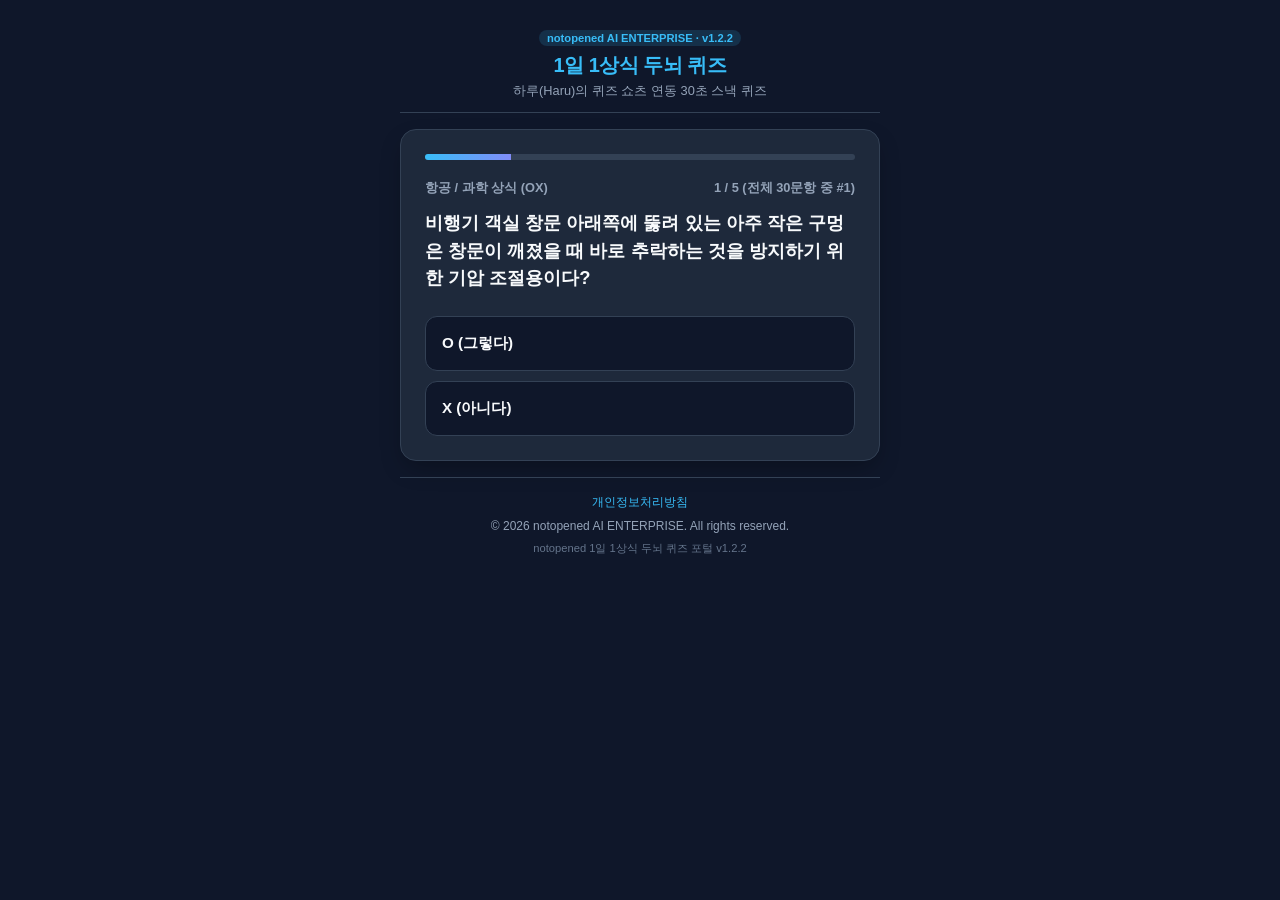
<file: index.html>
<!DOCTYPE html>
<html lang="ko">
<head>
  <meta charset="UTF-8">
  <meta name="viewport" content="width=device-width, initial-scale=1.0, maximum-scale=5.0, user-scalable=yes">
  <meta name="description" content="notopened AI ENTERPRISE 1일 1상식 30초 두뇌 퀴즈 포털 - 유튜브 숏폼 연동 스낵 콘텐츠">
  <meta name="keywords" content="상식퀴즈, 1일 1상식, 30초 두뇌퀴즈, 스낵퀴즈, notopened">
  <meta name="author" content="notopened AI ENTERPRISE (CBDO 카이 & 수석엔지니어 테오)">
  
  <!-- Open Graph / Facebook -->
  <meta property="og:type" content="website">
  <meta property="og:title" content="notopened 1일 1상식 두뇌 퀴즈 포털">
  <meta property="og:description" content="하루(Haru)의 쇼츠 연동 30초 상식 퀴즈! 내 상식 지수와 두뇌 등급을 측정해보세요.">
  <meta property="og:site_name" content="notopened AI ENTERPRISE">
  
  <!-- Twitter Card -->
  <meta name="twitter:card" content="summary_large_image">
  <meta name="twitter:title" content="notopened 1일 1상식 두뇌 퀴즈 포털">
  <meta name="twitter:description" content="과학, 역사, 지리 등 일상 속 흥미진진한 상식 5문항 퀴즈">

  <title>notopened 1일 1상식 두뇌 퀴즈 포털</title>
  <link rel="icon" href="data:image/svg+xml,<svg xmlns=%27http://www.w3.org/2000/svg%27 viewBox=%270 0 100 100%27><text y=%27.9em%27 font-size=%2790%27>🧠</text></svg>">
  <link rel="stylesheet" href="./assets/css/style.css">
  
  <!-- Schema.org Structured Data (Quiz/Educational Rich Snippets) -->
  <script type="application/ld+json">
  {
    "@context": "https://schema.org",
    "@type": "Quiz",
    "name": "notopened 1일 1상식 두뇌 퀴즈",
    "description": "과학, 역사, 지리 등 일상 속 흥미진진한 상식 5문항 퀴즈",
    "educationalLevel": "Beginner",
    "about": {
      "@type": "Thing",
      "name": "General Knowledge & Science"
    },
    "hasPart": [
      {
        "@type": "Question",
        "name": "비행기 창문 블리드 홀 기압 조절 원리",
        "text": "비행기 객실 창문 아래쪽에 뚫려 있는 아주 작은 구멍은 창문이 깨졌을 때 바로 추락하는 것을 방지하기 위한 기압 조절용이다?",
        "suggestedAnswer": [
          { "@type": "Answer", "text": "O (그렇다)", "position": 0 },
          { "@type": "Answer", "text": "X (아니다)", "position": 1 }
        ],
        "acceptedAnswer": { "@type": "Answer", "text": "O (그렇다)", "position": 0 }
      },
      {
        "@type": "Question",
        "name": "얼음과 물의 밀도 및 질량 비교",
        "text": "동일한 부피(1L)를 기준으로 비교했을 때, 얼음과 물 중 질량이 더 무거운 것은 무엇일까요?",
        "suggestedAnswer": [
          { "@type": "Answer", "text": "얼음", "position": 0 },
          { "@type": "Answer", "text": "물", "position": 1 },
          { "@type": "Answer", "text": "둘 다 똑같다", "position": 2 },
          { "@type": "Answer", "text": "온도에 따라 항상 바뀐다", "position": 3 }
        ],
        "acceptedAnswer": { "@type": "Answer", "text": "물", "position": 1 }
      },
      {
        "@type": "Question",
        "name": "조선왕조실록 사관의 사초 국왕 열람 불가 원칙",
        "text": "조선시대 왕들의 일거수일투족을 기록했던 사관들의 사초(史草)는 국왕이라도 절대 열람할 수 없었다?",
        "suggestedAnswer": [
          { "@type": "Answer", "text": "O (국왕도 볼 수 없었다)", "position": 0 },
          { "@type": "Answer", "text": "X (국왕은 언제든 열람 가능했다)", "position": 1 }
        ],
        "acceptedAnswer": { "@type": "Answer", "text": "O (국왕도 볼 수 없었다)", "position": 0 }
      },
      {
        "@type": "Question",
        "name": "모스 굳기계 표준 광물 경도 10",
        "text": "천연 물질 중 모스 굳기계(경도)에서 가장 단단한 표준 10에 해당하는 광물은 무엇일까요?",
        "suggestedAnswer": [
          { "@type": "Answer", "text": "석영(쿼츠)", "position": 0 },
          { "@type": "Answer", "text": "강옥(루비/사파이어)", "position": 1 },
          { "@type": "Answer", "text": "금강석(다이아몬드)", "position": 2 },
          { "@type": "Answer", "text": "황옥(토파즈)", "position": 3 }
        ],
        "acceptedAnswer": { "@type": "Answer", "text": "금강석(다이아몬드)", "position": 2 }
      },
      {
        "@type": "Question",
        "name": "지구상 최대 면적 사막",
        "text": "지구상에서 '가장 넓은 면적'을 차지하는 사막은 어디일까요?",
        "suggestedAnswer": [
          { "@type": "Answer", "text": "사하라 사막", "position": 0 },
          { "@type": "Answer", "text": "남극 사막", "position": 1 },
          { "@type": "Answer", "text": "아라비아 사막", "position": 2 },
          { "@type": "Answer", "text": "고비 사막", "position": 3 }
        ],
        "acceptedAnswer": { "@type": "Answer", "text": "남극 사막", "position": 1 }
      }
    ]
  }
  </script>
</head>
<body>

  <main class="container">
    <header role="banner">
      <div class="badge">notopened AI ENTERPRISE · v1.2.2</div>
      <h1>1일 1상식 두뇌 퀴즈</h1>
      <p>하루(Haru)의 퀴즈 쇼츠 연동 30초 스낵 퀴즈</p>
    </header>

    <!-- Top AdSense Placement Placeholder (Responsive 320x50 Banner Slot) -->
    <aside class="ad-slot" aria-label="광고 영역">
      <span>[Google AdSense Responsive Unit]</span>
      <p>320x50 모바일 상단 배너 규격 (내부 테스트용)</p>
    </aside>

    <!-- Quiz Interactive Card -->
    <section class="card" id="quizCard" aria-live="polite">
      <div class="progress-bar" role="progressbar" aria-label="퀴즈 진행률" aria-valuemin="0" aria-valuemax="100" aria-valuenow="20">
        <div class="progress-fill" id="progressFill"></div>
      </div>

      <div class="question-meta">
        <span id="categoryText">카테고리 로딩 중...</span>
        <span id="counterText">1 / 5</span>
      </div>

      <h2 class="question-text" id="questionText">
        질문 로딩 중...
      </h2>

      <div class="options-grid" id="optionsGrid" role="group" aria-label="선택지 목록">
        <!-- Option buttons dynamically generated by app.js -->
      </div>

      <div class="explanation-box" id="explanationBox" role="region" aria-label="정답 해설">
        <strong id="expResult"></strong>: <span id="expText"></span>
      </div>

      <button class="next-btn" id="nextBtn" type="button">다음 문제로</button>
    </section>

    <!-- Result Screen Card -->
    <section class="card result-screen" id="resultCard" aria-live="polite">
      <div class="score-circle">
        <div class="score-num" id="finalScore">0</div>
        <div class="score-total">/ 5 점</div>
      </div>

      <h2 class="rank-title" id="rankTitle">두뇌 등급 산출 중</h2>
      <p class="rank-desc" id="rankDesc">퀴즈 풀이 결과 분석 완료</p>

      <button class="share-btn" id="shareBtn" type="button">📋 결과 복사 / 공유하기</button>
      <button class="next-btn" id="nextSetBtn" style="display:block; margin-top:8px;" type="button">⚡ 다음 5문항 세트 도전 (총 30문항 DB)</button>
      <button class="next-btn" id="restartBtn" style="display:block; margin-top:8px;" type="button">🔄 현재 세트 다시 도전하기</button>

      <!-- Cross Promotion Section -->
      <nav class="cross-promo" aria-label="notopened 패밀리 게임 안내">
        <h3>🎮 notopened 패밀리 게임 라인업</h3>
        
        <div class="game-card">
          <div class="game-info">
            <h4>GAME #001: 네온 퀴즈 러시 (Neon Quiz Rush)</h4>
            <p>손끝의 순발력과 두뇌 회전이 만나는 1분 상식 서바이벌 아케이드</p>
          </div>
          <button class="game-link-btn" type="button" data-game="001">출시 예정</button>
        </div>

        <div class="game-card">
          <div class="game-info">
            <h4>GAME #002: 퀴즈 머신 (Quiz Machine)</h4>
            <p>물리 법칙을 이용해 구슬을 굴리고 숨겨진 게이트를 여는 두뇌 물리 퍼즐</p>
          </div>
          <button class="game-link-btn" type="button" data-game="002">출시 예정</button>
        </div>

        <div class="game-card">
          <div class="game-info">
            <h4>GAME #003: 낫 플로우 (Knot Flow)</h4>
            <p>얽힌 양자 매듭을 한붓그리기로 연결하는 두뇌 라인 퍼즐</p>
          </div>
          <button class="game-link-btn" type="button" data-game="003">출시 예정</button>
        </div>
      </nav>
    </section>

    <!-- Bottom AdSense Placement Placeholder (300x250 Content Rectangle Slot) -->
    <aside class="ad-slot" aria-label="광고 영역" style="margin-top: 8px;">
      <span>[Google AdSense Responsive Unit]</span>
      <p>300x250 콘텐츠 하단 사각 배너 규격 (내부 테스트용)</p>
    </aside>

    <!-- Footer with Policy Links -->
    <footer class="portal-footer">
      <div class="footer-links">
        <a href="./privacy.html" class="footer-link">개인정보처리방침</a>
      </div>
      <p>&copy; 2026 notopened AI ENTERPRISE. All rights reserved.</p>
      <p style="font-size: 0.7rem; color: #64748b;">notopened 1일 1상식 두뇌 퀴즈 포털 v1.2.2</p>
    </footer>
  </main>

  <div class="toast" id="toast" role="alert" aria-live="assertive">결과가 클립보드에 복사되었습니다!</div>

  <script type="module" src="./src/app.js"></script>
</body>
</html>
</file>
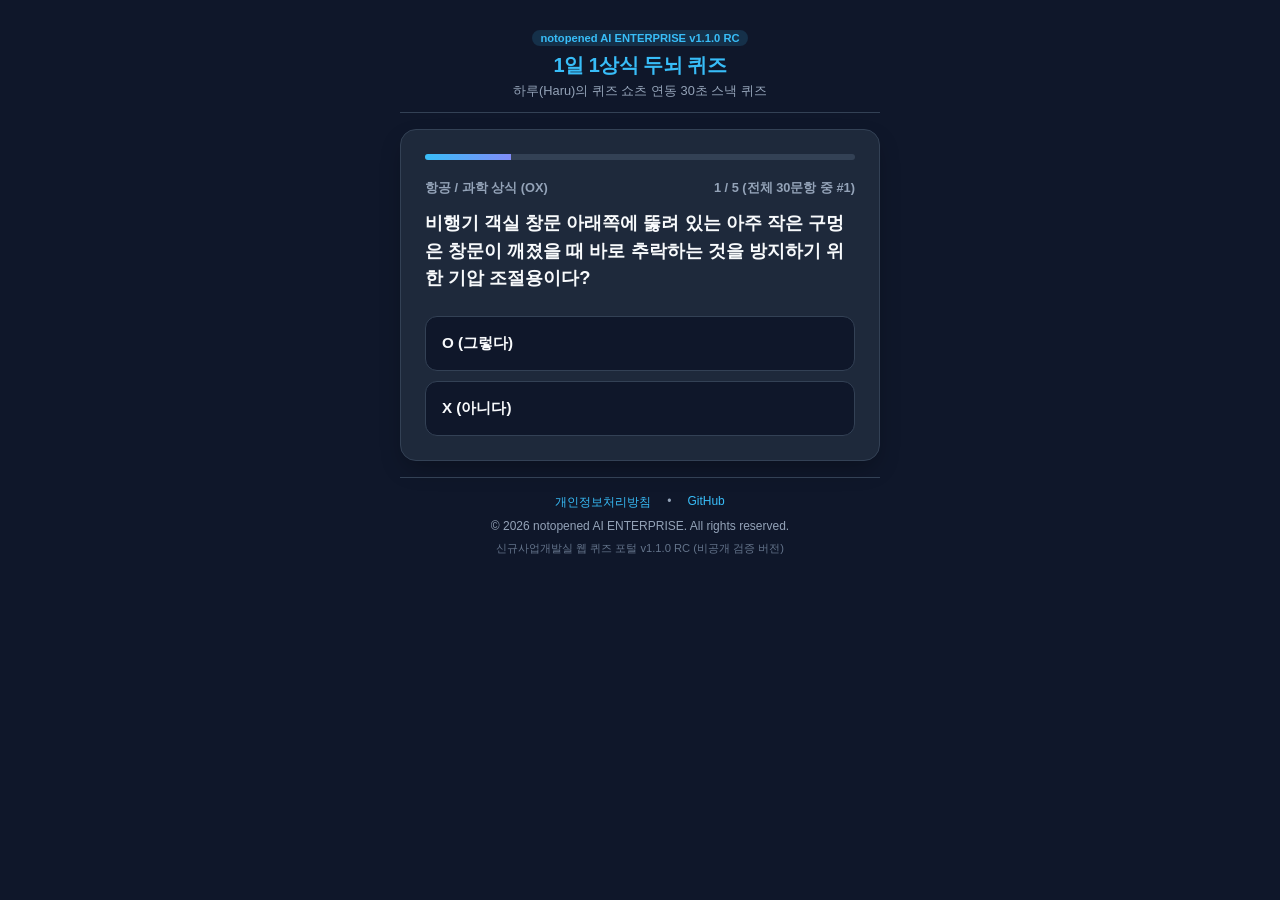
<file: quiz_portal/index.html>
<!DOCTYPE html>
<html lang="ko">
<head>
  <meta charset="UTF-8">
  <meta name="viewport" content="width=device-width, initial-scale=1.0, maximum-scale=5.0, user-scalable=yes">
  <meta name="description" content="notopened AI ENTERPRISE 1일 1상식 30초 두뇌 퀴즈 포털 - 유튜브 숏폼 연동 스낵 콘텐츠">
  <meta name="keywords" content="상식퀴즈, 1일 1상식, 30초 두뇌퀴즈, 스낵퀴즈, notopened">
  <meta name="author" content="notopened AI ENTERPRISE (CBDO 카이 & 수석엔지니어 테오)">
  
  <!-- Open Graph / Facebook -->
  <meta property="og:type" content="website">
  <meta property="og:title" content="notopened 1일 1상식 두뇌 퀴즈 포털 (v1.1.0 RC)">
  <meta property="og:description" content="하루(Haru)의 쇼츠 연동 30초 상식 퀴즈! 내 상식 지수와 두뇌 등급을 측정해보세요.">
  <meta property="og:site_name" content="notopened AI ENTERPRISE">
  
  <!-- Twitter Card -->
  <meta name="twitter:card" content="summary_large_image">
  <meta name="twitter:title" content="notopened 1일 1상식 두뇌 퀴즈 포털">
  <meta name="twitter:description" content="과학, 역사, 지리 등 일상 속 흥미진진한 상식 5문항 퀴즈">

  <title>notopened 상식 두뇌 퀴즈 포털 (v1.1.0 RC)</title>
  <link rel="icon" href="data:image/svg+xml,<svg xmlns=%27http://www.w3.org/2000/svg%27 viewBox=%270 0 100 100%27><text y=%27.9em%27 font-size=%2790%27>🧠</text></svg>">
  <link rel="stylesheet" href="./assets/css/style.css">
  
  <!-- Schema.org Structured Data (Quiz/Educational Rich Snippets) -->
  <script type="application/ld+json">
  {
    "@context": "https://schema.org",
    "@type": "Quiz",
    "name": "notopened 1일 1상식 두뇌 퀴즈",
    "description": "과학, 역사, 지리 등 일상 속 흥미진진한 상식 5문항 퀴즈",
    "educationalLevel": "Beginner",
    "about": {
      "@type": "Thing",
      "name": "General Knowledge & Science"
    },
    "hasPart": [
      {
        "@type": "Question",
        "name": "비행기 창문 블리드 홀 기압 조절 원리",
        "text": "비행기 객실 창문 아래쪽에 뚫려 있는 아주 작은 구멍은 창문이 깨졌을 때 바로 추락하는 것을 방지하기 위한 기압 조절용이다?",
        "suggestedAnswer": [
          { "@type": "Answer", "text": "O (그렇다)", "position": 0 },
          { "@type": "Answer", "text": "X (아니다)", "position": 1 }
        ],
        "acceptedAnswer": { "@type": "Answer", "text": "O (그렇다)", "position": 0 }
      },
      {
        "@type": "Question",
        "name": "얼음과 물의 밀도 및 질량 비교",
        "text": "동일한 부피(1L)를 기준으로 비교했을 때, 얼음과 물 중 질량이 더 무거운 것은 무엇일까요?",
        "suggestedAnswer": [
          { "@type": "Answer", "text": "얼음", "position": 0 },
          { "@type": "Answer", "text": "물", "position": 1 },
          { "@type": "Answer", "text": "둘 다 똑같다", "position": 2 },
          { "@type": "Answer", "text": "온도에 따라 항상 바뀐다", "position": 3 }
        ],
        "acceptedAnswer": { "@type": "Answer", "text": "물", "position": 1 }
      },
      {
        "@type": "Question",
        "name": "조선왕조실록 사관의 사초 국왕 열람 불가 원칙",
        "text": "조선시대 왕들의 일거수일투족을 기록했던 사관들의 사초(史草)는 국왕이라도 절대 열람할 수 없었다?",
        "suggestedAnswer": [
          { "@type": "Answer", "text": "O (국왕도 볼 수 없었다)", "position": 0 },
          { "@type": "Answer", "text": "X (국왕은 언제든 열람 가능했다)", "position": 1 }
        ],
        "acceptedAnswer": { "@type": "Answer", "text": "O (국왕도 볼 수 없었다)", "position": 0 }
      },
      {
        "@type": "Question",
        "name": "모스 굳기계 표준 광물 경도 10",
        "text": "천연 물질 중 모스 굳기계(경도)에서 가장 단단한 표준 10에 해당하는 광물은 무엇일까요?",
        "suggestedAnswer": [
          { "@type": "Answer", "text": "석영(쿼츠)", "position": 0 },
          { "@type": "Answer", "text": "강옥(루비/사파이어)", "position": 1 },
          { "@type": "Answer", "text": "금강석(다이아몬드)", "position": 2 },
          { "@type": "Answer", "text": "황옥(토파즈)", "position": 3 }
        ],
        "acceptedAnswer": { "@type": "Answer", "text": "금강석(다이아몬드)", "position": 2 }
      },
      {
        "@type": "Question",
        "name": "지구상 최대 면적 사막",
        "text": "지구상에서 '가장 넓은 면적'을 차지하는 사막은 어디일까요?",
        "suggestedAnswer": [
          { "@type": "Answer", "text": "사하라 사막", "position": 0 },
          { "@type": "Answer", "text": "남극 사막", "position": 1 },
          { "@type": "Answer", "text": "아라비아 사막", "position": 2 },
          { "@type": "Answer", "text": "고비 사막", "position": 3 }
        ],
        "acceptedAnswer": { "@type": "Answer", "text": "남극 사막", "position": 1 }
      }
    ]
  }
  </script>
</head>
<body>

  <main class="container">
    <header role="banner">
      <div class="badge">notopened AI ENTERPRISE v1.1.0 RC</div>
      <h1>1일 1상식 두뇌 퀴즈</h1>
      <p>하루(Haru)의 퀴즈 쇼츠 연동 30초 스낵 퀴즈</p>
    </header>

    <!-- Top AdSense Placement Placeholder (Responsive 320x50 Banner Slot) -->
    <aside class="ad-slot" aria-label="광고 영역">
      <span>[Google AdSense Responsive Unit]</span>
      <p>320x50 모바일 상단 배너 규격 (내부 테스트용)</p>
    </aside>

    <!-- Quiz Interactive Card -->
    <section class="card" id="quizCard" aria-live="polite">
      <div class="progress-bar" role="progressbar" aria-label="퀴즈 진행률" aria-valuemin="0" aria-valuemax="100" aria-valuenow="20">
        <div class="progress-fill" id="progressFill"></div>
      </div>

      <div class="question-meta">
        <span id="categoryText">카테고리 로딩 중...</span>
        <span id="counterText">1 / 5</span>
      </div>

      <h2 class="question-text" id="questionText">
        질문 로딩 중...
      </h2>

      <div class="options-grid" id="optionsGrid" role="group" aria-label="선택지 목록">
        <!-- Option buttons dynamically generated by app.js -->
      </div>

      <div class="explanation-box" id="explanationBox" role="region" aria-label="정답 해설">
        <strong id="expResult"></strong>: <span id="expText"></span>
      </div>

      <button class="next-btn" id="nextBtn" type="button">다음 문제로</button>
    </section>

    <!-- Result Screen Card -->
    <section class="card result-screen" id="resultCard" aria-live="polite">
      <div class="score-circle">
        <div class="score-num" id="finalScore">0</div>
        <div class="score-total">/ 5 점</div>
      </div>

      <h2 class="rank-title" id="rankTitle">두뇌 등급 산출 중</h2>
      <p class="rank-desc" id="rankDesc">퀴즈 풀이 결과 분석 완료</p>

      <button class="share-btn" id="shareBtn" type="button">📋 결과 복사 / 공유하기</button>
      <button class="next-btn" id="nextSetBtn" style="display:block; margin-top:8px;" type="button">⚡ 다음 5문항 세트 도전 (총 30문항 DB)</button>
      <button class="next-btn" id="restartBtn" style="display:block; margin-top:8px;" type="button">🔄 현재 세트 다시 도전하기</button>

      <!-- Cross Promotion Section -->
      <nav class="cross-promo" aria-label="notopened 패밀리 게임 링크">
        <h3>🎮 notopened 패밀리 게임 바로가기</h3>
        
        <div class="game-card">
          <div class="game-info">
            <h4>GAME #001: 레트로 아케이드</h4>
            <p>손끝 순발력과 두뇌 회전이 만나는 1분 상식 서바이벌 (개발: 린샤오)</p>
          </div>
          <button class="game-link-btn" type="button" data-game="001">체험하기</button>
        </div>

        <div class="game-card">
          <div class="game-info">
            <h4>GAME #002: Word Match</h4>
            <p>기어와 중력 장치를 조작해 정답 게이트를 여는 두뇌 물리 퍼즐 Quiz Machine (개발: 노아)</p>
          </div>
          <button class="game-link-btn" type="button" data-game="002">체험하기</button>
        </div>

        <div class="game-card">
          <div class="game-info">
            <h4>GAME #003: Knot Flow</h4>
            <p>얽힌 양자 매듭을 푸는 두뇌 힐링 라인 퍼즐 Knot Flow (개발: 루카)</p>
          </div>
          <button class="game-link-btn" type="button" data-game="003">체험하기</button>
        </div>
      </nav>
    </section>

    <!-- Bottom AdSense Placement Placeholder (300x250 Content Rectangle Slot) -->
    <aside class="ad-slot" aria-label="광고 영역" style="margin-top: 8px;">
      <span>[Google AdSense Responsive Unit]</span>
      <p>300x250 콘텐츠 하단 사각 배너 규격 (내부 테스트용)</p>
    </aside>

    <!-- Footer with Policy Links and Governance info -->
    <footer class="portal-footer">
      <div class="footer-links">
        <a href="./privacy.html" class="footer-link">개인정보처리방침</a>
        <span>&bull;</span>
        <a href="https://github.com" target="_blank" rel="noopener noreferrer" class="footer-link">GitHub</a>
      </div>
      <p>&copy; 2026 notopened AI ENTERPRISE. All rights reserved.</p>
      <p style="font-size: 0.7rem; color: #64748b;">신규사업개발실 웹 퀴즈 포털 v1.1.0 RC (비공개 검증 버전)</p>
    </footer>
  </main>

  <div class="toast" id="toast" role="alert" aria-live="assertive">결과가 클립보드에 복사되었습니다!</div>

  <script type="module" src="./src/app.js"></script>
</body>
</html>
</file>
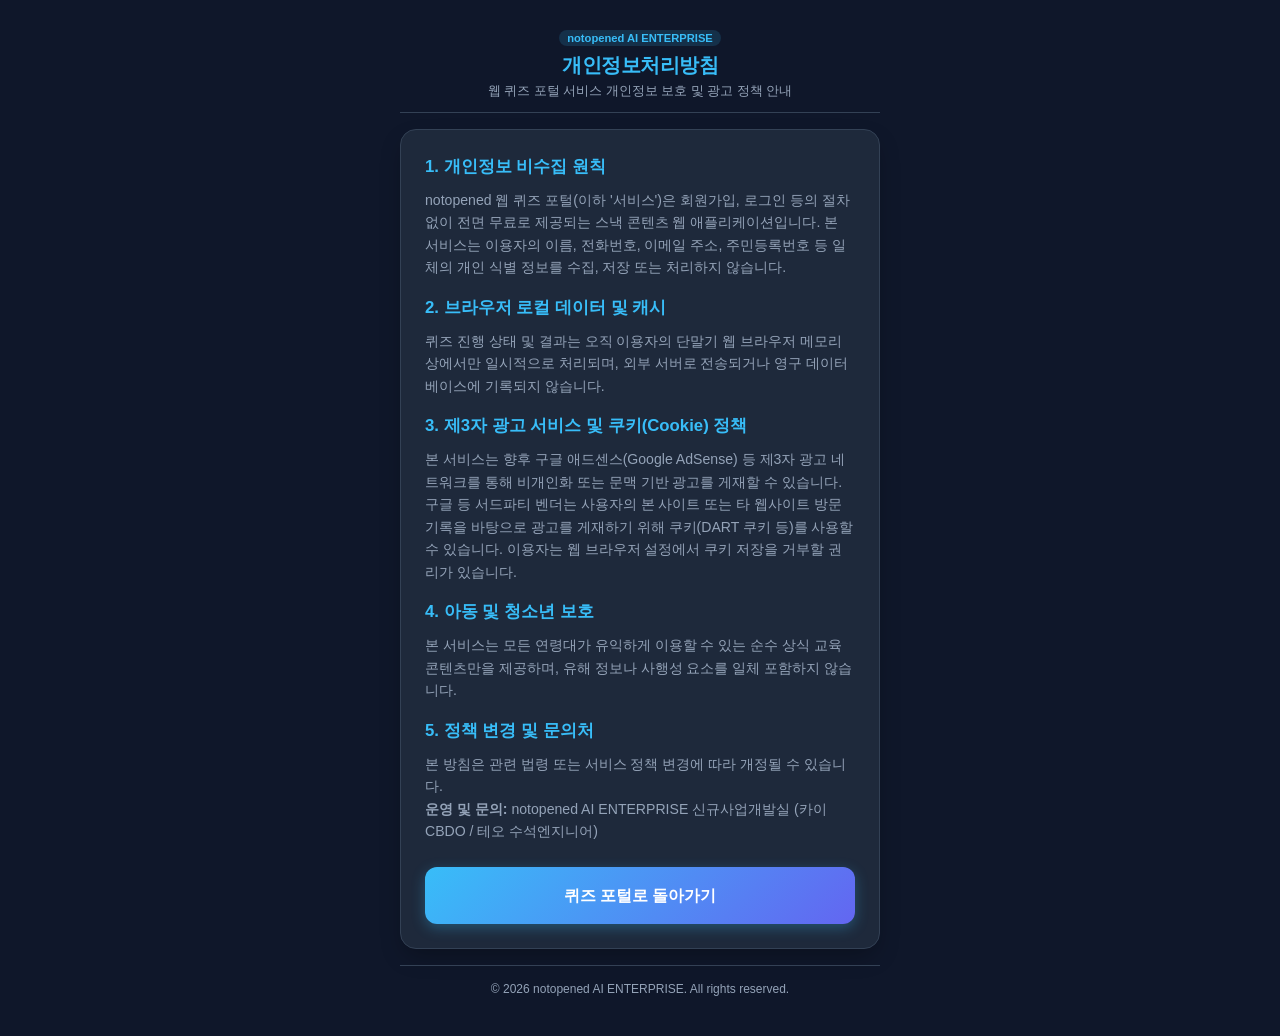
<file: privacy.html>
<!DOCTYPE html>
<html lang="ko">
<head>
  <meta charset="UTF-8">
  <meta name="viewport" content="width=device-width, initial-scale=1.0, maximum-scale=5.0, user-scalable=yes">
  <title>개인정보처리방침 - notopened 1일 1상식 퀴즈 포털</title>
  <link rel="icon" href="data:image/svg+xml,<svg xmlns=%27http://www.w3.org/2000/svg%27 viewBox=%270 0 100 100%27><text y=%27.9em%27 font-size=%2790%27>🧠</text></svg>">
  <link rel="stylesheet" href="./assets/css/style.css">
</head>
<body>
  <main class="container">
    <header role="banner">
      <div class="badge">notopened AI ENTERPRISE</div>
      <h1>개인정보처리방침</h1>
      <p>웹 퀴즈 포털 서비스 개인정보 보호 및 광고 정책 안내</p>
    </header>

    <section class="card" style="line-height: 1.6; font-size: 0.88rem; color: #e2e8f0;">
      <h2 style="font-size: 1.05rem; color: var(--accent); margin-bottom: 8px;">1. 개인정보 비수집 원칙</h2>
      <p style="margin-bottom: 16px; color: var(--text-muted);">
        notopened 웹 퀴즈 포털(이하 '서비스')은 회원가입, 로그인 등의 절차 없이 전면 무료로 제공되는 스낵 콘텐츠 웹 애플리케이션입니다. 본 서비스는 이용자의 이름, 전화번호, 이메일 주소, 주민등록번호 등 일체의 개인 식별 정보를 수집, 저장 또는 처리하지 않습니다.
      </p>

      <h2 style="font-size: 1.05rem; color: var(--accent); margin-bottom: 8px;">2. 브라우저 로컬 데이터 및 캐시</h2>
      <p style="margin-bottom: 16px; color: var(--text-muted);">
        퀴즈 진행 상태 및 결과는 오직 이용자의 단말기 웹 브라우저 메모리 상에서만 일시적으로 처리되며, 외부 서버로 전송되거나 영구 데이터베이스에 기록되지 않습니다.
      </p>

      <h2 style="font-size: 1.05rem; color: var(--accent); margin-bottom: 8px;">3. 제3자 광고 서비스 및 쿠키(Cookie) 정책</h2>
      <p style="margin-bottom: 16px; color: var(--text-muted);">
        본 서비스는 향후 구글 애드센스(Google AdSense) 등 제3자 광고 네트워크를 통해 비개인화 또는 문맥 기반 광고를 게재할 수 있습니다. 구글 등 서드파티 벤더는 사용자의 본 사이트 또는 타 웹사이트 방문 기록을 바탕으로 광고를 게재하기 위해 쿠키(DART 쿠키 등)를 사용할 수 있습니다. 이용자는 웹 브라우저 설정에서 쿠키 저장을 거부할 권리가 있습니다.
      </p>

      <h2 style="font-size: 1.05rem; color: var(--accent); margin-bottom: 8px;">4. 아동 및 청소년 보호</h2>
      <p style="margin-bottom: 16px; color: var(--text-muted);">
        본 서비스는 모든 연령대가 유익하게 이용할 수 있는 순수 상식 교육 콘텐츠만을 제공하며, 유해 정보나 사행성 요소를 일체 포함하지 않습니다.
      </p>

      <h2 style="font-size: 1.05rem; color: var(--accent); margin-bottom: 8px;">5. 정책 변경 및 문의처</h2>
      <p style="margin-bottom: 24px; color: var(--text-muted);">
        본 방침은 관련 법령 또는 서비스 정책 변경에 따라 개정될 수 있습니다.<br>
        <strong>운영 및 문의:</strong> notopened AI ENTERPRISE 신규사업개발실 (카이 CBDO / 테오 수석엔지니어)
      </p>

      <a href="./index.html" class="next-btn" style="display:block; text-align:center; text-decoration:none;">퀴즈 포털로 돌아가기</a>
    </section>

    <footer class="portal-footer">
      <p>&copy; 2026 notopened AI ENTERPRISE. All rights reserved.</p>
    </footer>
  </main>
</body>
</html>
</file>
<file: assets/css/style.css>
:root {
  --bg-color: #0f172a;
  --card-bg: #1e293b;
  --accent: #38bdf8;
  --accent-hover: #0284c7;
  --text-main: #f8fafc;
  --text-muted: #94a3b8;
  --correct: #22c55e;
  --wrong: #ef4444;
  --border: #334155;
  --touch-highlight: rgba(56, 189, 248, 0.25);
  --focus-ring: #38bdf8;
}

* {
  box-sizing: border-box;
  margin: 0;
  padding: 0;
  font-family: -apple-system, BlinkMacSystemFont, "Segoe UI", Roboto, Helvetica, Arial, sans-serif;
  -webkit-tap-highlight-color: transparent;
}

body {
  background-color: var(--bg-color);
  color: var(--text-main);
  display: flex;
  flex-direction: column;
  align-items: center;
  min-height: 100vh;
  padding: 16px;
  touch-action: manipulation;
}

/* Small screen optimization (e.g. Galaxy Fold cover screen 320px) */
@media (max-width: 340px) {
  body {
    padding: 10px 8px;
  }
  .card {
    padding: 16px 14px !important;
  }
  header h1 {
    font-size: 1.15rem !important;
  }
}

.container {
  width: 100%;
  max-width: 480px;
  display: flex;
  flex-direction: column;
  gap: 16px;
}

header {
  text-align: center;
  padding: 12px 0;
  border-bottom: 1px solid var(--border);
}

header h1 {
  font-size: 1.25rem;
  font-weight: 700;
  color: var(--accent);
  letter-spacing: -0.5px;
}

header p {
  font-size: 0.8rem;
  color: var(--text-muted);
  margin-top: 4px;
}

.badge {
  display: inline-block;
  padding: 2px 8px;
  border-radius: 9999px;
  font-size: 0.7rem;
  font-weight: 600;
  background-color: rgba(56, 189, 248, 0.15);
  color: var(--accent);
  margin-bottom: 6px;
}

/* Ad Banner Slot (Policy Mockup - Minimum 20px margin from clickable buttons) */
/* Ad Banner Slot (Clean UI Configuration - Hidden until official Google AdSense domain approval) */
.ad-slot {
  display: none !important;
  background-color: #0b1120;
  border: 1px dashed #475569;
  border-radius: 8px;
  min-height: 54px;
  height: auto;
  padding: 8px 12px;
  display: flex;
  flex-direction: column;
  align-items: center;
  justify-content: center;
  color: #64748b;
  font-size: 0.75rem;
  margin: 8px 0;
  text-align: center;
}

.ad-slot span {
  font-weight: 600;
  color: #94a3b8;
}

/* Card */
.card {
  background-color: var(--card-bg);
  border: 1px solid var(--border);
  border-radius: 16px;
  padding: 24px;
  box-shadow: 0 10px 25px -5px rgba(0, 0, 0, 0.3);
}

/* Progress */
.progress-bar {
  height: 6px;
  background-color: var(--border);
  border-radius: 3px;
  overflow: hidden;
  margin-bottom: 20px;
}

.progress-fill {
  height: 100%;
  background: linear-gradient(90deg, #38bdf8, #818cf8);
  width: 20%;
  transition: width 0.3s ease;
}

.question-meta {
  display: flex;
  justify-content: space-between;
  font-size: 0.8rem;
  color: var(--text-muted);
  margin-bottom: 12px;
  font-weight: 600;
}

.question-text {
  font-size: 1.15rem;
  font-weight: 700;
  line-height: 1.5;
  margin-bottom: 24px;
  min-height: 56px;
}

/* Options */
.options-grid {
  display: flex;
  flex-direction: column;
  gap: 10px;
}

.option-btn {
  background-color: #0f172a;
  border: 1.5px solid var(--border);
  border-radius: 12px;
  padding: 16px;
  color: var(--text-main);
  font-size: 0.95rem;
  font-weight: 600;
  text-align: left;
  cursor: pointer;
  transition: all 0.15s ease;
  display: flex;
  align-items: center;
  justify-content: space-between;
  min-height: 52px; /* Touch target minimum height */
  user-select: none;
}

/* Hover and Active / Touch Feedback */
.option-btn:hover:not(:disabled) {
  border-color: var(--accent);
  background-color: #1e293b;
}

.option-btn:active:not(:disabled),
.option-btn.touch-active:not(:disabled) {
  background-color: var(--touch-highlight) !important;
  border-color: var(--accent) !important;
  transform: scale(0.98);
}

/* Accessible Focus States */
.option-btn:focus-visible,
.next-btn:focus-visible,
.share-btn:focus-visible,
.game-link-btn:focus-visible,
.footer-link:focus-visible {
  outline: 2px solid var(--focus-ring);
  outline-offset: 2px;
}

.option-btn.correct {
  background-color: rgba(34, 197, 94, 0.2);
  border-color: var(--correct);
  color: #4ade80;
}

.option-btn.wrong {
  background-color: rgba(239, 68, 68, 0.2);
  border-color: var(--wrong);
  color: #f87171;
}

/* Explanation Box */
.explanation-box {
  margin-top: 16px;
  padding: 14px;
  background-color: #0f172a;
  border-left: 3px solid var(--accent);
  border-radius: 6px;
  font-size: 0.85rem;
  line-height: 1.5;
  display: none;
}

.explanation-box.show {
  display: block;
  animation: fadeIn 0.3s ease;
}

/* Next Button */
.next-btn {
  width: 100%;
  margin-top: 20px;
  padding: 16px;
  background: linear-gradient(135deg, var(--accent), #6366f1);
  color: #ffffff;
  border: none;
  border-radius: 12px;
  font-size: 1rem;
  font-weight: 700;
  cursor: pointer;
  display: none;
  box-shadow: 0 4px 14px rgba(56, 189, 248, 0.3);
  min-height: 52px;
  transition: all 0.15s ease;
}

.next-btn:active,
.next-btn.touch-active {
  transform: scale(0.98);
  filter: brightness(1.1);
}

.next-btn.show {
  display: block;
}

/* Result Screen */
.result-screen {
  display: none;
  text-align: center;
}

.result-screen.show {
  display: block;
  animation: fadeIn 0.4s ease;
}

.score-circle {
  width: 110px;
  height: 110px;
  border-radius: 55px;
  background: linear-gradient(135deg, rgba(56, 189, 248, 0.2), rgba(99, 102, 241, 0.2));
  border: 3px solid var(--accent);
  display: flex;
  flex-direction: column;
  align-items: center;
  justify-content: center;
  margin: 0 auto 20px;
}

.score-num {
  font-size: 2.2rem;
  font-weight: 800;
  color: var(--accent);
}

.score-total {
  font-size: 0.85rem;
  color: var(--text-muted);
}

.rank-title {
  font-size: 1.3rem;
  font-weight: 700;
  margin-bottom: 8px;
}

.rank-desc {
  font-size: 0.85rem;
  color: var(--text-muted);
  margin-bottom: 24px;
  line-height: 1.4;
}

.share-btn {
  width: 100%;
  padding: 14px;
  background-color: #334155;
  color: #fff;
  border: 1px solid var(--border);
  border-radius: 10px;
  font-size: 0.95rem;
  font-weight: 600;
  cursor: pointer;
  margin-bottom: 12px;
  min-height: 48px;
  transition: all 0.15s ease;
}

.share-btn:hover {
  background-color: #3e4f68;
}

.share-btn:active,
.share-btn.touch-active {
  background-color: #475569;
  transform: scale(0.98);
}

/* Cross Promo Section */
.cross-promo {
  margin-top: 24px;
  padding-top: 20px;
  border-top: 1px solid var(--border);
  text-align: left;
}

.cross-promo h3 {
  font-size: 0.95rem;
  font-weight: 700;
  color: #e2e8f0;
  margin-bottom: 12px;
  display: flex;
  align-items: center;
  gap: 6px;
}

.game-card {
  display: flex;
  align-items: center;
  justify-content: space-between;
  background-color: #0f172a;
  border: 1px solid var(--border);
  border-radius: 10px;
  padding: 12px;
  margin-bottom: 8px;
  gap: 8px;
}

.game-info h4 {
  font-size: 0.88rem;
  color: #f1f5f9;
}

.game-info p {
  font-size: 0.72rem;
  color: var(--text-muted);
  margin-top: 2px;
}

.game-link-btn {
  font-size: 0.75rem;
  font-weight: 600;
  padding: 8px 14px;
  background-color: rgba(56, 189, 248, 0.15);
  color: var(--accent);
  border: 1px solid var(--accent);
  border-radius: 6px;
  cursor: pointer;
  min-height: 38px;
  white-space: nowrap;
  transition: all 0.15s ease;
}

.game-link-btn:hover {
  background-color: rgba(56, 189, 248, 0.25);
}

.game-link-btn:active,
.game-link-btn.touch-active {
  transform: scale(0.96);
  background-color: var(--accent);
  color: #0f172a;
}

/* Portal Footer */
.portal-footer {
  text-align: center;
  padding: 16px 0 24px;
  border-top: 1px solid var(--border);
  font-size: 0.75rem;
  color: var(--text-muted);
  display: flex;
  flex-direction: column;
  gap: 8px;
}

.footer-links {
  display: flex;
  justify-content: center;
  gap: 16px;
}

.footer-link {
  color: var(--accent);
  text-decoration: none;
  transition: color 0.15s ease;
}

.footer-link:hover {
  text-decoration: underline;
  color: #7dd3fc;
}

.toast {
  position: fixed;
  bottom: 24px;
  left: 50%;
  transform: translateX(-50%);
  background-color: #1e293b;
  border: 1px solid var(--accent);
  color: #fff;
  padding: 10px 18px;
  border-radius: 20px;
  font-size: 0.8rem;
  box-shadow: 0 4px 14px rgba(0,0,0,0.6);
  opacity: 0;
  transition: opacity 0.3s ease;
  pointer-events: none;
  z-index: 999;
  max-width: 90%;
  text-align: center;
}

.toast.show {
  opacity: 1;
}

@keyframes fadeIn {
  from { opacity: 0; transform: translateY(6px); }
  to { opacity: 1; transform: translateY(0); }
}
</file>
<file: quiz_portal/assets/css/style.css>
:root {
  --bg-color: #0f172a;
  --card-bg: #1e293b;
  --accent: #38bdf8;
  --accent-hover: #0284c7;
  --text-main: #f8fafc;
  --text-muted: #94a3b8;
  --correct: #22c55e;
  --wrong: #ef4444;
  --border: #334155;
  --touch-highlight: rgba(56, 189, 248, 0.25);
  --focus-ring: #38bdf8;
}

* {
  box-sizing: border-box;
  margin: 0;
  padding: 0;
  font-family: -apple-system, BlinkMacSystemFont, "Segoe UI", Roboto, Helvetica, Arial, sans-serif;
  -webkit-tap-highlight-color: transparent;
}

body {
  background-color: var(--bg-color);
  color: var(--text-main);
  display: flex;
  flex-direction: column;
  align-items: center;
  min-height: 100vh;
  padding: 16px;
  touch-action: manipulation;
}

/* Small screen optimization (e.g. Galaxy Fold cover screen 320px) */
@media (max-width: 340px) {
  body {
    padding: 10px 8px;
  }
  .card {
    padding: 16px 14px !important;
  }
  header h1 {
    font-size: 1.15rem !important;
  }
}

.container {
  width: 100%;
  max-width: 480px;
  display: flex;
  flex-direction: column;
  gap: 16px;
}

header {
  text-align: center;
  padding: 12px 0;
  border-bottom: 1px solid var(--border);
}

header h1 {
  font-size: 1.25rem;
  font-weight: 700;
  color: var(--accent);
  letter-spacing: -0.5px;
}

header p {
  font-size: 0.8rem;
  color: var(--text-muted);
  margin-top: 4px;
}

.badge {
  display: inline-block;
  padding: 2px 8px;
  border-radius: 9999px;
  font-size: 0.7rem;
  font-weight: 600;
  background-color: rgba(56, 189, 248, 0.15);
  color: var(--accent);
  margin-bottom: 6px;
}

/* Ad Banner Slot (Policy Mockup - Minimum 20px margin from clickable buttons) */
/* Ad Banner Slot (Clean UI Configuration - Hidden until official Google AdSense domain approval) */
.ad-slot {
  display: none !important;
  background-color: #0b1120;
  border: 1px dashed #475569;
  border-radius: 8px;
  min-height: 54px;
  height: auto;
  padding: 8px 12px;
  display: flex;
  flex-direction: column;
  align-items: center;
  justify-content: center;
  color: #64748b;
  font-size: 0.75rem;
  margin: 8px 0;
  text-align: center;
}

.ad-slot span {
  font-weight: 600;
  color: #94a3b8;
}

/* Card */
.card {
  background-color: var(--card-bg);
  border: 1px solid var(--border);
  border-radius: 16px;
  padding: 24px;
  box-shadow: 0 10px 25px -5px rgba(0, 0, 0, 0.3);
}

/* Progress */
.progress-bar {
  height: 6px;
  background-color: var(--border);
  border-radius: 3px;
  overflow: hidden;
  margin-bottom: 20px;
}

.progress-fill {
  height: 100%;
  background: linear-gradient(90deg, #38bdf8, #818cf8);
  width: 20%;
  transition: width 0.3s ease;
}

.question-meta {
  display: flex;
  justify-content: space-between;
  font-size: 0.8rem;
  color: var(--text-muted);
  margin-bottom: 12px;
  font-weight: 600;
}

.question-text {
  font-size: 1.15rem;
  font-weight: 700;
  line-height: 1.5;
  margin-bottom: 24px;
  min-height: 56px;
}

/* Options */
.options-grid {
  display: flex;
  flex-direction: column;
  gap: 10px;
}

.option-btn {
  background-color: #0f172a;
  border: 1.5px solid var(--border);
  border-radius: 12px;
  padding: 16px;
  color: var(--text-main);
  font-size: 0.95rem;
  font-weight: 600;
  text-align: left;
  cursor: pointer;
  transition: all 0.15s ease;
  display: flex;
  align-items: center;
  justify-content: space-between;
  min-height: 52px; /* Touch target minimum height */
  user-select: none;
}

/* Hover and Active / Touch Feedback */
.option-btn:hover:not(:disabled) {
  border-color: var(--accent);
  background-color: #1e293b;
}

.option-btn:active:not(:disabled),
.option-btn.touch-active:not(:disabled) {
  background-color: var(--touch-highlight) !important;
  border-color: var(--accent) !important;
  transform: scale(0.98);
}

/* Accessible Focus States */
.option-btn:focus-visible,
.next-btn:focus-visible,
.share-btn:focus-visible,
.game-link-btn:focus-visible,
.footer-link:focus-visible {
  outline: 2px solid var(--focus-ring);
  outline-offset: 2px;
}

.option-btn.correct {
  background-color: rgba(34, 197, 94, 0.2);
  border-color: var(--correct);
  color: #4ade80;
}

.option-btn.wrong {
  background-color: rgba(239, 68, 68, 0.2);
  border-color: var(--wrong);
  color: #f87171;
}

/* Explanation Box */
.explanation-box {
  margin-top: 16px;
  padding: 14px;
  background-color: #0f172a;
  border-left: 3px solid var(--accent);
  border-radius: 6px;
  font-size: 0.85rem;
  line-height: 1.5;
  display: none;
}

.explanation-box.show {
  display: block;
  animation: fadeIn 0.3s ease;
}

/* Next Button */
.next-btn {
  width: 100%;
  margin-top: 20px;
  padding: 16px;
  background: linear-gradient(135deg, var(--accent), #6366f1);
  color: #ffffff;
  border: none;
  border-radius: 12px;
  font-size: 1rem;
  font-weight: 700;
  cursor: pointer;
  display: none;
  box-shadow: 0 4px 14px rgba(56, 189, 248, 0.3);
  min-height: 52px;
  transition: all 0.15s ease;
}

.next-btn:active,
.next-btn.touch-active {
  transform: scale(0.98);
  filter: brightness(1.1);
}

.next-btn.show {
  display: block;
}

/* Result Screen */
.result-screen {
  display: none;
  text-align: center;
}

.result-screen.show {
  display: block;
  animation: fadeIn 0.4s ease;
}

.score-circle {
  width: 110px;
  height: 110px;
  border-radius: 55px;
  background: linear-gradient(135deg, rgba(56, 189, 248, 0.2), rgba(99, 102, 241, 0.2));
  border: 3px solid var(--accent);
  display: flex;
  flex-direction: column;
  align-items: center;
  justify-content: center;
  margin: 0 auto 20px;
}

.score-num {
  font-size: 2.2rem;
  font-weight: 800;
  color: var(--accent);
}

.score-total {
  font-size: 0.85rem;
  color: var(--text-muted);
}

.rank-title {
  font-size: 1.3rem;
  font-weight: 700;
  margin-bottom: 8px;
}

.rank-desc {
  font-size: 0.85rem;
  color: var(--text-muted);
  margin-bottom: 24px;
  line-height: 1.4;
}

.share-btn {
  width: 100%;
  padding: 14px;
  background-color: #334155;
  color: #fff;
  border: 1px solid var(--border);
  border-radius: 10px;
  font-size: 0.95rem;
  font-weight: 600;
  cursor: pointer;
  margin-bottom: 12px;
  min-height: 48px;
  transition: all 0.15s ease;
}

.share-btn:hover {
  background-color: #3e4f68;
}

.share-btn:active,
.share-btn.touch-active {
  background-color: #475569;
  transform: scale(0.98);
}

/* Cross Promo Section */
.cross-promo {
  margin-top: 24px;
  padding-top: 20px;
  border-top: 1px solid var(--border);
  text-align: left;
}

.cross-promo h3 {
  font-size: 0.95rem;
  font-weight: 700;
  color: #e2e8f0;
  margin-bottom: 12px;
  display: flex;
  align-items: center;
  gap: 6px;
}

.game-card {
  display: flex;
  align-items: center;
  justify-content: space-between;
  background-color: #0f172a;
  border: 1px solid var(--border);
  border-radius: 10px;
  padding: 12px;
  margin-bottom: 8px;
  gap: 8px;
}

.game-info h4 {
  font-size: 0.88rem;
  color: #f1f5f9;
}

.game-info p {
  font-size: 0.72rem;
  color: var(--text-muted);
  margin-top: 2px;
}

.game-link-btn {
  font-size: 0.75rem;
  font-weight: 600;
  padding: 8px 14px;
  background-color: rgba(56, 189, 248, 0.15);
  color: var(--accent);
  border: 1px solid var(--accent);
  border-radius: 6px;
  cursor: pointer;
  min-height: 38px;
  white-space: nowrap;
  transition: all 0.15s ease;
}

.game-link-btn:hover {
  background-color: rgba(56, 189, 248, 0.25);
}

.game-link-btn:active,
.game-link-btn.touch-active {
  transform: scale(0.96);
  background-color: var(--accent);
  color: #0f172a;
}

/* Portal Footer */
.portal-footer {
  text-align: center;
  padding: 16px 0 24px;
  border-top: 1px solid var(--border);
  font-size: 0.75rem;
  color: var(--text-muted);
  display: flex;
  flex-direction: column;
  gap: 8px;
}

.footer-links {
  display: flex;
  justify-content: center;
  gap: 16px;
}

.footer-link {
  color: var(--accent);
  text-decoration: none;
  transition: color 0.15s ease;
}

.footer-link:hover {
  text-decoration: underline;
  color: #7dd3fc;
}

.toast {
  position: fixed;
  bottom: 24px;
  left: 50%;
  transform: translateX(-50%);
  background-color: #1e293b;
  border: 1px solid var(--accent);
  color: #fff;
  padding: 10px 18px;
  border-radius: 20px;
  font-size: 0.8rem;
  box-shadow: 0 4px 14px rgba(0,0,0,0.6);
  opacity: 0;
  transition: opacity 0.3s ease;
  pointer-events: none;
  z-index: 999;
  max-width: 90%;
  text-align: center;
}

.toast.show {
  opacity: 1;
}

@keyframes fadeIn {
  from { opacity: 0; transform: translateY(6px); }
  to { opacity: 1; transform: translateY(0); }
}
</file>
